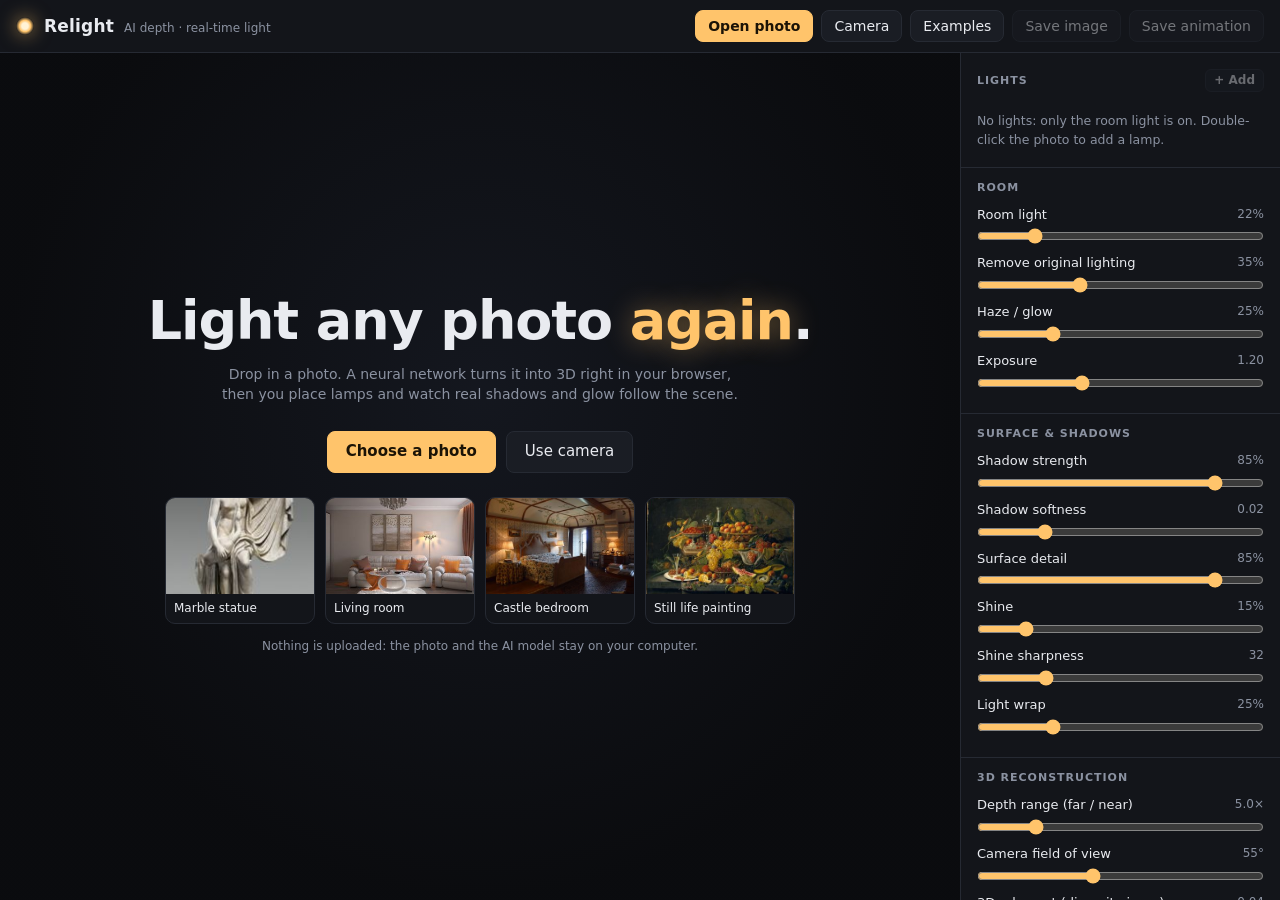
<file: index.html>
<!doctype html>
<html lang="en">
<head>
  <meta charset="utf-8">
  <meta name="viewport" content="width=device-width, initial-scale=1">
  <title>Relight · light any photo again</title>
  <meta name="description" content="Drop in any photo. A neural network reconstructs it in 3D in your browser, then you light it again with real-time lamps, shadows and glow.">
  <link rel="icon" href="data:image/svg+xml,%3Csvg xmlns='http://www.w3.org/2000/svg' viewBox='0 0 32 32'%3E%3Ccircle cx='16' cy='16' r='7' fill='%23ffc46b'/%3E%3Ccircle cx='16' cy='16' r='13' fill='none' stroke='%23ffc46b' stroke-opacity='.35' stroke-width='3'/%3E%3C/svg%3E">
  <link rel="stylesheet" href="css/style.css">
</head>
<body>
  <header class="topbar">
    <div class="brand">
      <span class="logo" aria-hidden="true"></span>
      <span class="name">Relight</span>
      <span class="tag">AI depth · real-time light</span>
    </div>
    <div class="actions">
      <label class="btn primary" title="Open a photo (or drop it anywhere)">
        <input id="fileInput" type="file" accept="image/*" hidden>
        Open photo
      </label>
      <button class="btn" id="camBtn" title="Take a photo with your webcam">Camera</button>
      <button class="btn" id="samplesBtn" title="Example photos">Examples</button>
      <button class="btn" id="saveBtn" title="Save the relit image as PNG" disabled>Save image</button>
      <button class="btn" id="gifBtn" title="Record a short animation (GIF) of the selected lamp moving, or of the 3D view" disabled>Save animation</button>
      <button class="btn icon" id="panelBtn" title="Show / hide controls" aria-label="Toggle controls">☰</button>
    </div>
  </header>

  <main class="layout">
    <section class="stage" id="stage">
      <canvas id="view"></canvas>
      <div id="gizmos" class="gizmos"></div>
      <div id="splitHandle" class="split-handle" hidden><span>⇆</span></div>

      <div class="empty" id="empty">
        <h1>Light any photo <em>again</em>.</h1>
        <p>Drop in a photo. A neural network turns it into 3D right in your browser, then you
          place lamps and watch real shadows and glow follow the scene.</p>
        <div class="empty-actions">
          <label class="btn primary big">
            <input id="fileInput2" type="file" accept="image/*" hidden>Choose a photo
          </label>
          <button class="btn big" id="camBtn2">Use camera</button>
        </div>
        <div class="samples" id="samples"></div>
        <p class="fine">Nothing is uploaded: the photo and the AI model stay on your computer.</p>
      </div>

      <div class="camera" id="camera" hidden>
        <video id="camVideo" playsinline muted></video>
        <div class="camera-actions">
          <button class="btn primary big" id="camShoot">Take photo</button>
          <button class="btn big" id="camCancel">Cancel</button>
        </div>
      </div>

      <div class="busy" id="busy" hidden>
        <div class="spinner"></div>
        <div class="busy-text" id="busyText">Working…</div>
        <div class="bar"><div id="busyBar"></div></div>
        <div class="busy-sub" id="busySub"></div>
      </div>

      <nav class="modes" id="modes" hidden>
        <button data-mode="relit" class="on">Relit</button>
        <button data-mode="split">Before / after</button>
        <button data-mode="3d">3D</button>
        <button data-mode="depth">Depth</button>
        <button data-mode="normals">Normals</button>
      </nav>
      <div class="hint" id="hint" hidden></div>
      <div class="hud" id="hud" hidden></div>
      <div class="toast" id="toast" hidden></div>
    </section>

    <aside class="panel" id="panel">
      <section>
        <h2>Lights <button class="mini" id="addLight" title="Add a light">+ Add</button></h2>
        <div class="light-list" id="lightList"></div>
        <div id="lightEditor" class="light-editor"></div>
      </section>
      <section>
        <h2>Room</h2>
        <div id="roomControls"></div>
      </section>
      <section>
        <h2>Surface &amp; shadows</h2>
        <div id="surfaceControls"></div>
      </section>
      <section>
        <h2>3D reconstruction</h2>
        <div id="depthControls"></div>
      </section>
      <section>
        <h2>Performance</h2>
        <div id="perfControls"></div>
      </section>
      <footer class="credits">
        Depth: <a href="https://github.com/DepthAnything/Depth-Anything-V2" target="_blank" rel="noopener">Depth Anything V2</a>
        via <a href="https://github.com/huggingface/transformers.js" target="_blank" rel="noopener">transformers.js</a>.
        Lighting: custom WebGL2 shaders. <a href="https://github.com/predragmilovanovic/Relight" target="_blank" rel="noopener">Source &amp; docs</a>
      </footer>
    </aside>
  </main>

  <script type="module" src="js/main.js"></script>
</body>
</html>
</file>
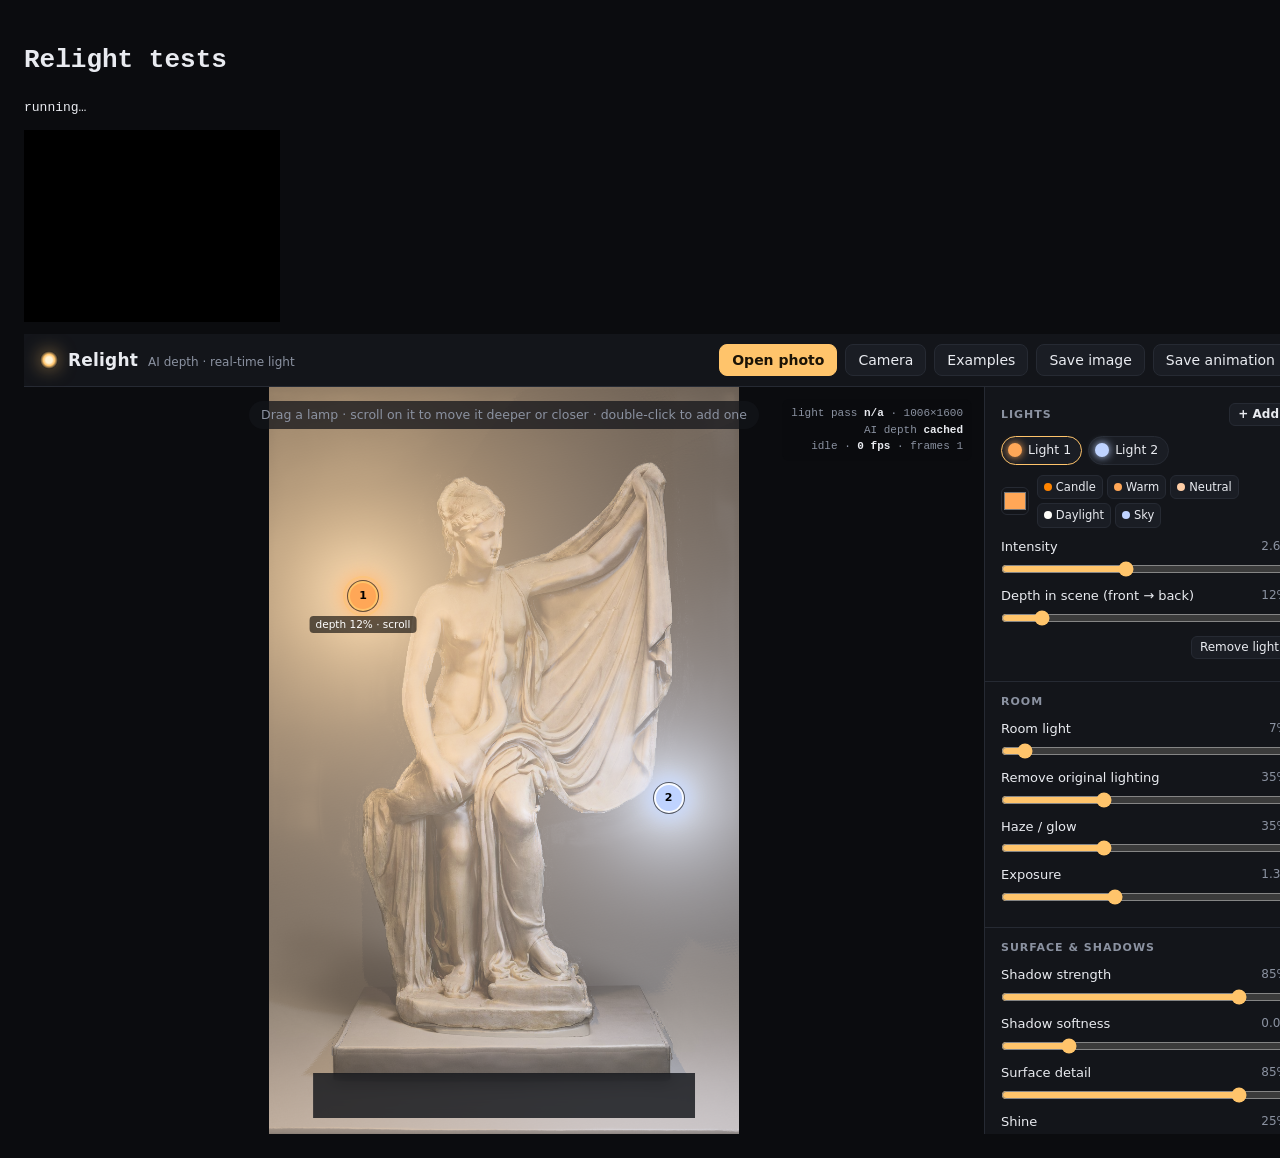
<file: tests/index.html>
<!doctype html>
<html lang="en">
<head>
  <meta charset="utf-8">
  <title>Relight tests</title>
  <style>
    body { font: 13px/1.5 ui-monospace, Consolas, monospace; background: #0b0c0f; color: #e9ebf0; padding: 16px; }
    .pass { color: #7ddc8a; } .fail { color: #ff8a8a; }
    canvas, iframe { display: block; margin-top: 12px; }
  </style>
</head>
<body>
  <h1>Relight tests</h1>
  <pre id="report">running…</pre>
  <script type="module">
    import { run } from './harness.js';
    import './math.test.js';
    import './render.test.js';
    import './app.test.js';
    run();
  </script>
</body>
</html>
</file>
<file: css/style.css>
:root {
  --bg: #0b0c0f;
  --surface: #13151a;
  --surface-2: #1a1d24;
  --line: #262a33;
  --text: #e9ebf0;
  --muted: #8b92a1;
  --accent: #ffc46b;
  --accent-ink: #1b1306;
  --focus: #7cb7ff;
  --radius: 10px;
  --panel-w: 320px;
  color-scheme: dark;
}

* { box-sizing: border-box; }
html, body { height: 100%; margin: 0; }
body {
  background: var(--bg);
  color: var(--text);
  font: 14px/1.45 system-ui, -apple-system, "Segoe UI", Roboto, sans-serif;
  display: flex;
  flex-direction: column;
  overflow: hidden;
}
a { color: var(--accent); }
button, input, label.btn { font: inherit; }
:focus-visible { outline: 2px solid var(--focus); outline-offset: 2px; }

/* --- top bar --- */
.topbar {
  display: flex; align-items: center; justify-content: space-between; gap: 12px;
  padding: 10px 16px; border-bottom: 1px solid var(--line); background: var(--surface);
  flex-wrap: wrap;
}
.brand { display: flex; align-items: baseline; gap: 10px; min-width: 0; }
.logo {
  width: 18px; height: 18px; border-radius: 50%; align-self: center;
  background: radial-gradient(circle, #fff3d6 0 25%, var(--accent) 45%, rgba(255,196,107,0) 72%);
  box-shadow: 0 0 18px rgba(255,196,107,.55);
}
.name { font-weight: 700; font-size: 17px; letter-spacing: .2px; }
.tag { color: var(--muted); font-size: 12px; white-space: nowrap; }
.actions { display: flex; gap: 8px; flex-wrap: wrap; }

.btn {
  display: inline-flex; align-items: center; justify-content: center; gap: 6px;
  height: 32px; padding: 0 12px; border-radius: 8px; cursor: pointer;
  background: var(--surface-2); color: var(--text); border: 1px solid var(--line);
  user-select: none; white-space: nowrap;
}
.btn:hover:not(:disabled) { border-color: #3a404c; background: #20242c; }
.btn:disabled { opacity: .45; cursor: default; }
.btn.primary { background: var(--accent); color: var(--accent-ink); border-color: var(--accent); font-weight: 600; }
.btn.primary:hover { background: #ffd08a; }
.btn.big { height: 42px; padding: 0 18px; font-size: 15px; }
.btn.icon { width: 32px; padding: 0; display: none; }

/* --- layout --- */
.layout { flex: 1; display: flex; min-height: 0; }
.stage { position: relative; flex: 1; min-width: 0; overflow: hidden; background:
  radial-gradient(ellipse at 50% 40%, #151820 0%, var(--bg) 70%); touch-action: none; }
#view { position: absolute; inset: 0; width: 100%; height: 100%; display: block; }

.panel {
  width: var(--panel-w); flex: none; overflow-y: auto; background: var(--surface);
  border-left: 1px solid var(--line); padding: 4px 0 16px;
}
.panel section { padding: 12px 16px; border-bottom: 1px solid var(--line); }
.panel h2 {
  margin: 0 0 10px; font-size: 11px; text-transform: uppercase; letter-spacing: .09em;
  color: var(--muted); display: flex; align-items: center; justify-content: space-between;
}
.mini {
  font-size: 12px; text-transform: none; letter-spacing: 0; padding: 2px 8px; border-radius: 6px;
  background: var(--surface-2); border: 1px solid var(--line); color: var(--text); cursor: pointer;
}
.mini:disabled { opacity: .4; cursor: default; }

/* --- controls --- */
.ctl { display: grid; grid-template-columns: 1fr auto; gap: 2px 8px; margin: 0 0 10px; }
.ctl label { color: var(--text); font-size: 13px; }
.ctl output { color: var(--muted); font-size: 12px; font-variant-numeric: tabular-nums; }
.ctl input[type=range] { grid-column: 1 / -1; width: 100%; accent-color: var(--accent); margin: 2px 0 0; }
.seg { display: flex; gap: 0; margin: 4px 0 10px; border: 1px solid var(--line); border-radius: 8px; overflow: hidden; }
.seg button {
  flex: 1; background: transparent; color: var(--muted); border: 0; padding: 6px 4px; cursor: pointer;
  font-size: 12.5px;
}
.seg button + button { border-left: 1px solid var(--line); }
.seg button.on { background: var(--surface-2); color: var(--text); }
.seg-label { font-size: 13px; }
.toggle { display: flex; align-items: center; justify-content: space-between; margin: 6px 0 10px; font-size: 13px; cursor: pointer; }
.toggle input { accent-color: var(--accent); width: 16px; height: 16px; }

.light-list { display: flex; flex-wrap: wrap; gap: 6px; margin-bottom: 10px; }
.light-chip {
  display: inline-flex; align-items: center; gap: 6px; padding: 4px 10px 4px 6px; border-radius: 999px;
  background: var(--surface-2); border: 1px solid var(--line); cursor: pointer; color: var(--text); font-size: 12.5px;
}
.light-chip.on { border-color: var(--accent); }
.light-chip .dot { width: 14px; height: 14px; border-radius: 50%; box-shadow: 0 0 8px currentColor; }
.light-editor .row { display: flex; align-items: center; gap: 8px; margin-bottom: 10px; }
.light-editor input[type=color] {
  width: 36px; height: 28px; border: 1px solid var(--line); border-radius: 6px; background: none; padding: 0; cursor: pointer;
}
.kelvin { display: flex; gap: 4px; flex-wrap: wrap; }
.kelvin button {
  border: 1px solid var(--line); background: var(--surface-2); color: var(--text); border-radius: 6px;
  font-size: 11.5px; padding: 3px 6px; cursor: pointer;
}
.kelvin button i { display: inline-block; width: 8px; height: 8px; border-radius: 50%; margin-right: 4px; }
.light-editor .remove { margin-left: auto; }
.empty-note { color: var(--muted); font-size: 12.5px; margin: 0 0 6px; }

.credits { padding: 14px 16px 4px; color: var(--muted); font-size: 11.5px; }

/* --- stage overlays --- */
.gizmos { position: absolute; inset: 0; pointer-events: none; }
.gizmo {
  position: absolute; width: 30px; height: 30px; margin: -15px 0 0 -15px; border-radius: 50%;
  pointer-events: auto; cursor: grab; touch-action: none;
  border: 2px solid rgba(255,255,255,.9); background: var(--c, #fff);
  box-shadow: 0 0 0 1px rgba(0,0,0,.6), 0 0 22px 4px var(--c, #fff);
  display: grid; place-items: center; font-size: 11px; font-weight: 700; color: #000;
  transition: transform .12s;
}
.gizmo:hover { transform: scale(1.12); }
.gizmo.on { border-color: var(--accent); outline: 2px solid rgba(255,196,107,.45); outline-offset: 3px; }
.gizmo.dragging { cursor: grabbing; }
.gizmo .h {
  position: absolute; top: 33px; left: 50%; transform: translateX(-50%); white-space: nowrap;
  font-size: 10.5px; font-weight: 500; color: #fff; background: rgba(0,0,0,.6); padding: 1px 6px; border-radius: 4px;
  opacity: 0; transition: opacity .15s; pointer-events: none;
}
.gizmo:hover .h, .gizmo.dragging .h, .gizmo.on .h { opacity: 1; }
.gizmos.passive .gizmo { pointer-events: none; opacity: .75; transform: scale(.7); }

.split-handle {
  position: absolute; top: 50%; width: 34px; height: 34px; margin: -17px 0 0 -17px; border-radius: 50%;
  background: #fff; color: #000; display: grid; place-items: center; cursor: ew-resize;
  box-shadow: 0 2px 12px rgba(0,0,0,.5); font-weight: 700; touch-action: none;
}
.split-handle[hidden] { display: none; }

.modes {
  position: absolute; left: 50%; bottom: 16px; transform: translateX(-50%); display: flex; gap: 2px;
  padding: 4px; border-radius: 12px; background: rgba(19,21,26,.82); backdrop-filter: blur(8px);
  border: 1px solid var(--line); max-width: calc(100% - 32px); overflow-x: auto;
}
.modes button {
  border: 0; background: transparent; color: var(--muted); padding: 7px 12px; border-radius: 8px; cursor: pointer; white-space: nowrap;
}
.modes button.on { background: var(--surface-2); color: var(--text); }
.modes[hidden] { display: none; }

.hint {
  position: absolute; left: 50%; top: 14px; transform: translateX(-50%); font-size: 12.5px; color: var(--muted);
  background: rgba(19,21,26,.75); padding: 5px 12px; border-radius: 999px; pointer-events: none; white-space: nowrap;
  max-width: calc(100% - 32px); overflow: hidden; text-overflow: ellipsis;
}
.hud {
  position: absolute; right: 12px; top: 12px; font: 11px/1.5 ui-monospace, Consolas, monospace; color: var(--muted);
  background: rgba(11,12,15,.7); padding: 6px 9px; border-radius: 8px; pointer-events: none; text-align: right;
}
.hud b { color: var(--text); font-weight: 600; }
.toast {
  position: absolute; left: 50%; bottom: 72px; transform: translateX(-50%); background: #2a1515; color: #ffd6d6;
  border: 1px solid #5a2a2a; padding: 8px 14px; border-radius: 8px; max-width: min(520px, calc(100% - 32px));
}

.empty {
  position: absolute; inset: 0; display: flex; flex-direction: column; align-items: center; justify-content: center;
  text-align: center; padding: 24px 16px; gap: 10px; overflow-y: auto; z-index: 2;
  background: radial-gradient(ellipse at 50% 40%, rgba(21,24,32,.96) 0%, rgba(11,12,15,.97) 70%);
}
.empty h1 { font-size: clamp(30px, 5vw, 54px); line-height: 1.05; margin: 0; letter-spacing: -.02em; }
.empty h1 em { font-style: normal; color: var(--accent); text-shadow: 0 0 28px rgba(255,196,107,.45); }
.empty p { color: var(--muted); max-width: 520px; margin: 4px 0; }
.empty .fine { font-size: 12px; }
.empty-actions { display: flex; gap: 10px; margin: 12px 0 6px; flex-wrap: wrap; justify-content: center; }
.empty.dragover { outline: 2px dashed var(--accent); outline-offset: -14px; }
.samples { display: flex; gap: 10px; flex-wrap: wrap; justify-content: center; margin-top: 8px; }
.sample {
  width: 150px; border-radius: 10px; overflow: hidden; border: 1px solid var(--line); background: var(--surface);
  cursor: pointer; padding: 0; color: var(--text); text-align: left;
}
.sample img { width: 100%; height: 96px; object-fit: cover; display: block; }
.sample span { display: block; padding: 6px 8px; font-size: 12px; }
.sample:hover { border-color: var(--accent); }
.empty[hidden], .busy[hidden], .camera[hidden], .hud[hidden], .hint[hidden], .toast[hidden] { display: none; }

.camera { position: absolute; inset: 0; background: #000; display: flex; flex-direction: column; align-items: center; justify-content: center; gap: 14px; }
.camera video { max-width: 100%; max-height: calc(100% - 80px); }
.camera-actions { display: flex; gap: 10px; }

.busy {
  position: absolute; inset: 0; display: flex; flex-direction: column; align-items: center; justify-content: center; gap: 10px;
  background: rgba(11,12,15,.72); backdrop-filter: blur(4px); text-align: center; padding: 16px;
}
.spinner {
  width: 38px; height: 38px; border-radius: 50%; border: 3px solid rgba(255,196,107,.2); border-top-color: var(--accent);
  animation: spin 0.9s linear infinite;
}
@keyframes spin { to { transform: rotate(360deg); } }
.busy-text { font-weight: 600; }
.busy-sub { color: var(--muted); font-size: 12px; max-width: 420px; }
.bar { width: min(280px, 80%); height: 4px; border-radius: 4px; background: var(--line); overflow: hidden; }
.bar div { height: 100%; width: 0; background: var(--accent); transition: width .2s; }

@media (prefers-reduced-motion: reduce) {
  .spinner { animation-duration: 3s; }
  .gizmo, .bar div { transition: none; }
}

/* --- narrow screens: panel becomes a bottom sheet --- */
@media (max-width: 820px) {
  .tag { display: none; }
  .btn.icon { display: inline-flex; }
  .layout { flex-direction: column; }
  .panel {
    position: fixed; left: 0; right: 0; bottom: 0; width: auto; max-height: 55vh; z-index: 5;
    border-left: 0; border-top: 1px solid var(--line); border-radius: 14px 14px 0 0;
    transform: translateY(100%); transition: transform .2s;
  }
  body.panel-open .panel { transform: none; }
  .hud { display: none; }
}

/* Clean frames for documentation screenshots (tools/make_docs_images.py) */
body.shot .hud, body.shot .hint, body.shot .modes { display: none !important; }
</file>
